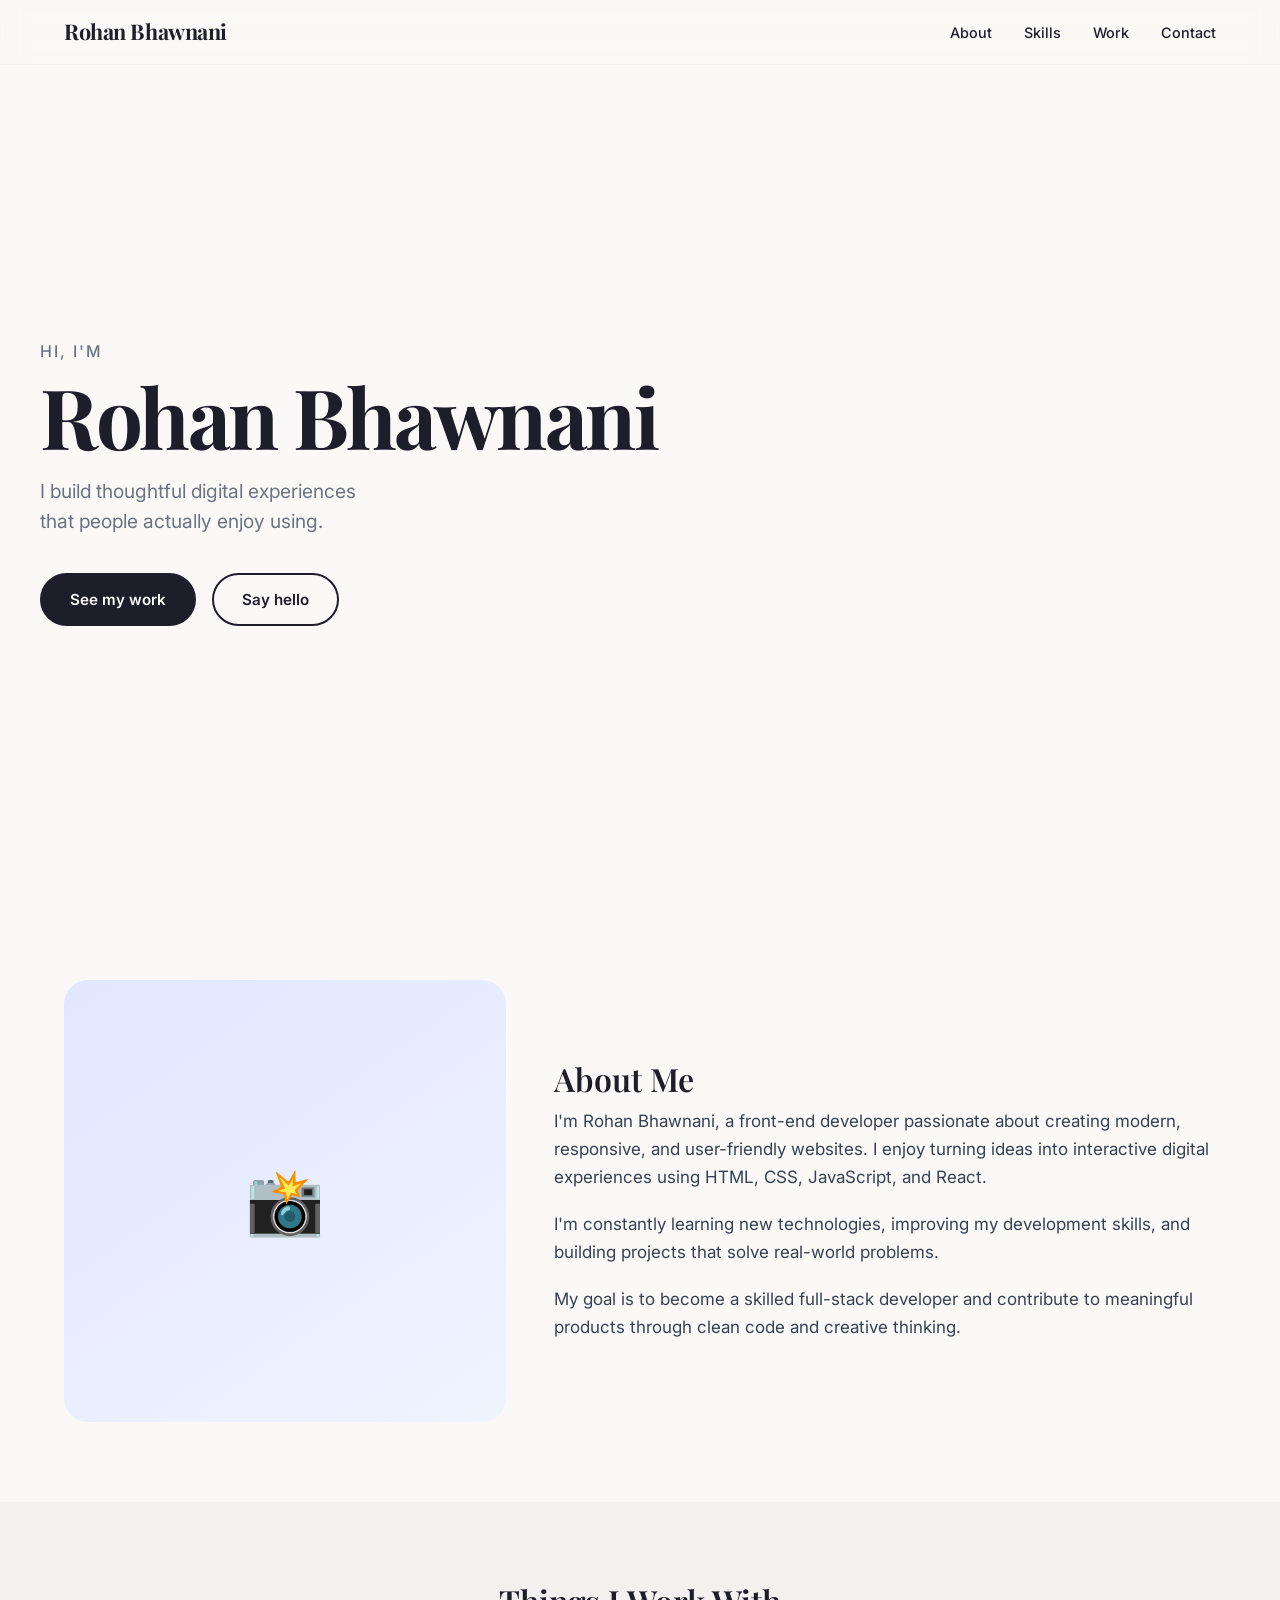
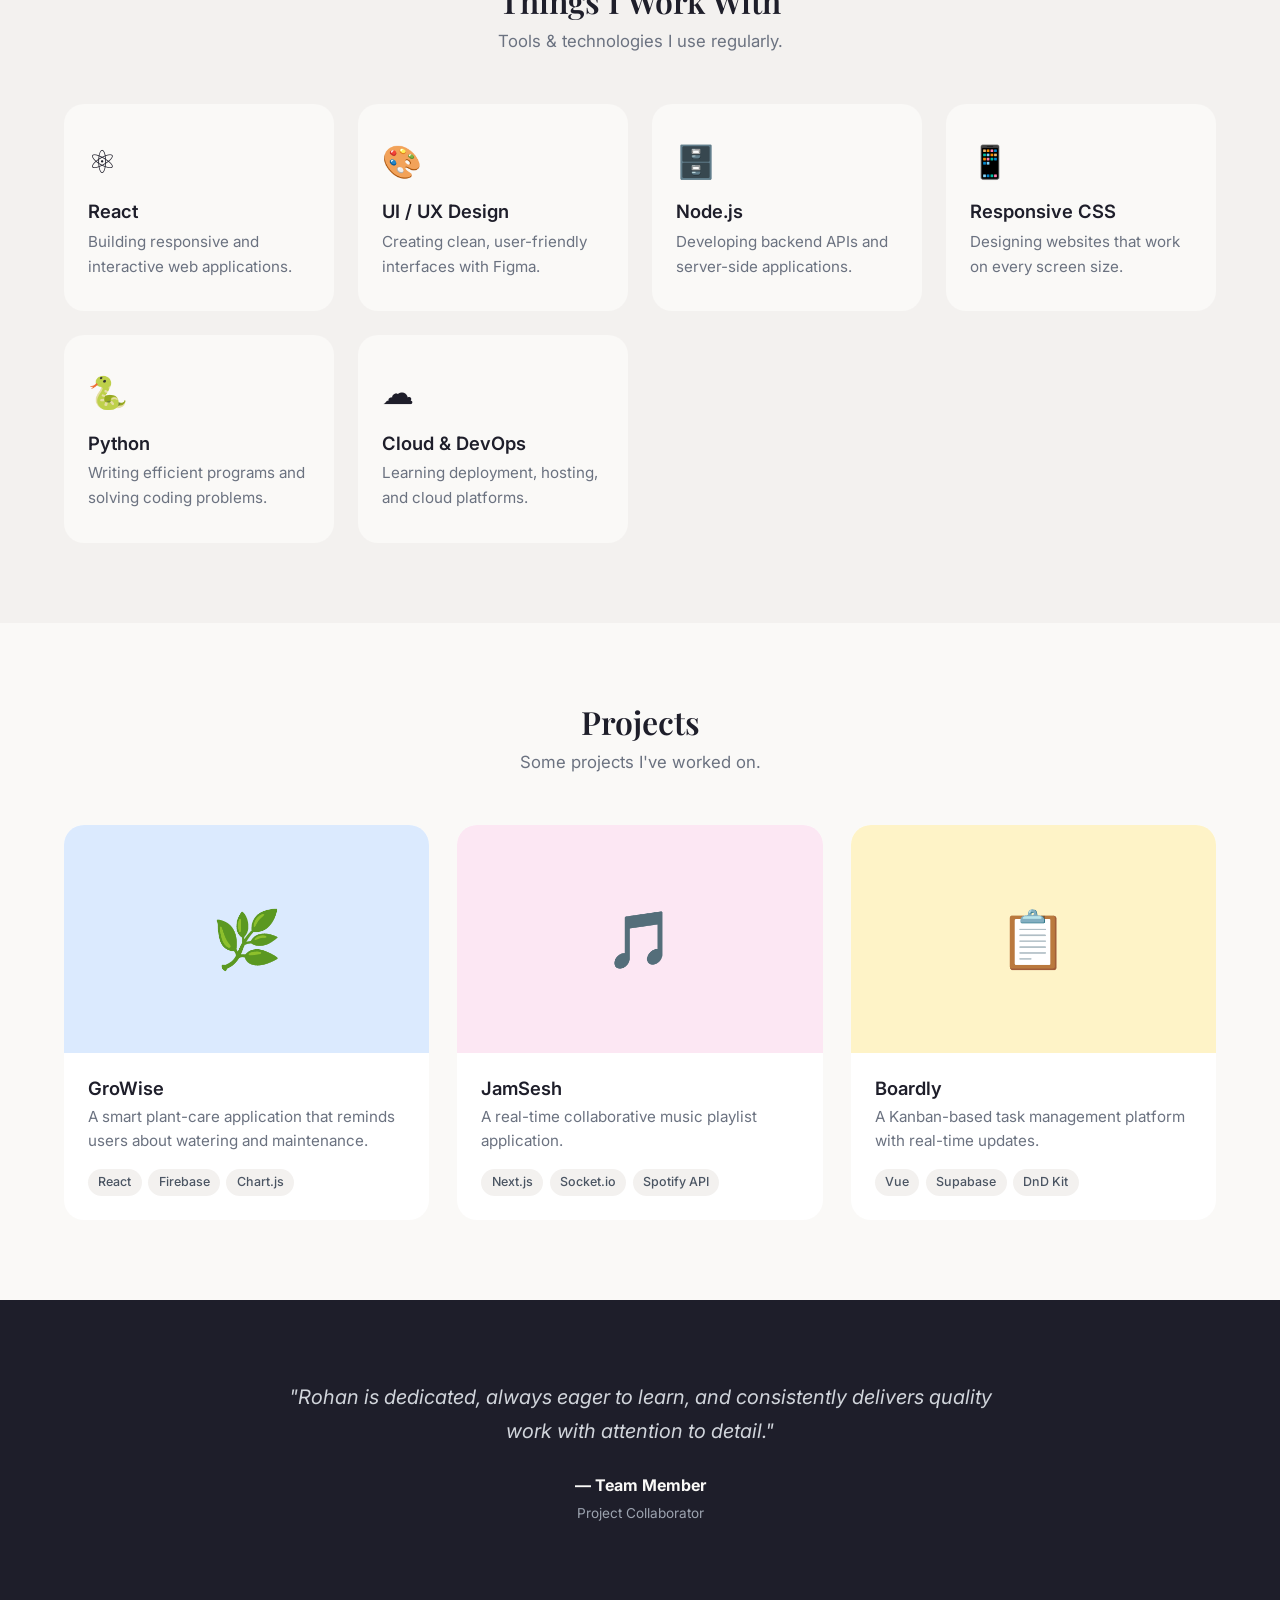
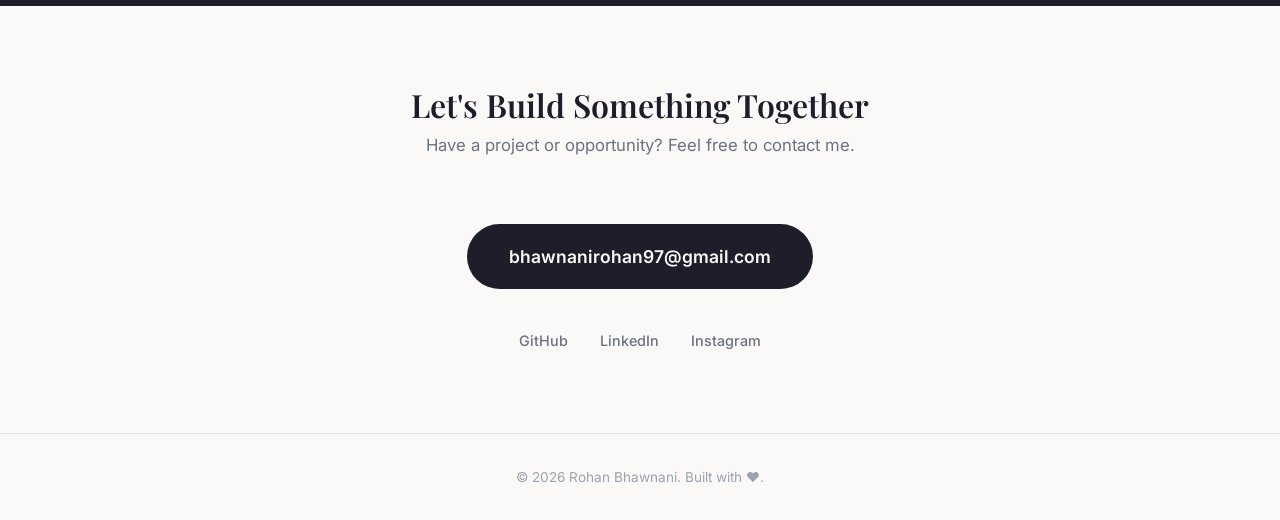
<file: index.html>
<!DOCTYPE html>
<html lang="en">
<head>
  <meta charset="UTF-8" />
  <meta name="viewport" content="width=device-width, initial-scale=1.0" />
  <title>Rohan Bhawnani — Portfolio</title>
  <link rel="stylesheet" href="style.css" />
  <link rel="preconnect" href="https://fonts.googleapis.com" />
  <link href="https://fonts.googleapis.com/css2?family=Inter:opsz,wght@14..32,300..700&family=Playfair+Display:ital,wght@0,400..700;1,400..700&display=swap" rel="stylesheet" />
</head>
<body>

  <header class="header" id="header">
    <div class="container header__inner">
      <a href="#" class="logo">Rohan Bhawnani</a>

      <nav class="nav" id="nav">
        <ul class="nav__list">
          <li><a href="#about" class="nav__link">About</a></li>
          <li><a href="#skills" class="nav__link">Skills</a></li>
          <li><a href="#work" class="nav__link">Work</a></li>
          <li><a href="#contact" class="nav__link">Contact</a></li>
        </ul>
      </nav>

      <button class="hamburger" id="hamburger" aria-label="Menu">
        <span></span>
        <span></span>
        <span></span>
      </button>
    </div>
  </header>

  <section class="hero">
    <div class="container hero__inner">
      <div class="hero__content">
        <p class="hero__greeting">Hi, I'm</p>
        <h1 class="hero__name">Rohan Bhawnani</h1>
        <p class="hero__tagline">
          I build thoughtful digital experiences<br>
          that people actually enjoy using.
        </p>

        <div class="hero__actions">
          <a href="#work" class="btn btn--primary">See my work</a>
          <a href="#contact" class="btn btn--outline">Say hello</a>
        </div>
      </div>
    </div>
  </section>

  <section class="about section" id="about">
    <div class="container">
      <div class="about__grid">
        <div class="about__image">
          <div class="about__image-placeholder">
            <span>📸</span>
          </div>
        </div>

        <div class="about__text">
          <h2 class="section__title">About Me</h2>

          <p>
            I'm Rohan Bhawnani, a front-end developer passionate about creating
            modern, responsive, and user-friendly websites. I enjoy turning ideas
            into interactive digital experiences using HTML, CSS, JavaScript, and React.
          </p>

          <p>
            I'm constantly learning new technologies, improving my development
            skills, and building projects that solve real-world problems.
          </p>

          <p>
            My goal is to become a skilled full-stack developer and contribute to
            meaningful products through clean code and creative thinking.
          </p>
        </div>
      </div>
    </div>
  </section>

  <section class="skills section" id="skills">
    <div class="container">
      <h2 class="section__title section__title--centered">Things I Work With</h2>
      <p class="section__subtitle">
        Tools & technologies I use regularly.
      </p>

      <div class="skills__grid">

        <div class="skill-card">
          <span class="skill-card__icon">⚛️</span>
          <h3 class="skill-card__title">React</h3>
          <p class="skill-card__desc">
            Building responsive and interactive web applications.
          </p>
        </div>

        <div class="skill-card">
          <span class="skill-card__icon">🎨</span>
          <h3 class="skill-card__title">UI / UX Design</h3>
          <p class="skill-card__desc">
            Creating clean, user-friendly interfaces with Figma.
          </p>
        </div>

        <div class="skill-card">
          <span class="skill-card__icon">🗄️</span>
          <h3 class="skill-card__title">Node.js</h3>
          <p class="skill-card__desc">
            Developing backend APIs and server-side applications.
          </p>
        </div>

        <div class="skill-card">
          <span class="skill-card__icon">📱</span>
          <h3 class="skill-card__title">Responsive CSS</h3>
          <p class="skill-card__desc">
            Designing websites that work on every screen size.
          </p>
        </div>

        <div class="skill-card">
          <span class="skill-card__icon">🐍</span>
          <h3 class="skill-card__title">Python</h3>
          <p class="skill-card__desc">
            Writing efficient programs and solving coding problems.
          </p>
        </div>

        <div class="skill-card">
          <span class="skill-card__icon">☁️</span>
          <h3 class="skill-card__title">Cloud & DevOps</h3>
          <p class="skill-card__desc">
            Learning deployment, hosting, and cloud platforms.
          </p>
        </div>

      </div>
    </div>
  </section>

  <section class="work section" id="work">
    <div class="container">
      <h2 class="section__title section__title--centered">Projects</h2>
      <p class="section__subtitle">
        Some projects I've worked on.
      </p>

      <div class="work__grid">

        <article class="work-card">
          <div class="work-card__thumb" style="background:#dbeafe">
            <span>🌿</span>
          </div>

          <div class="work-card__body">
            <h3 class="work-card__title">GroWise</h3>
            <p class="work-card__desc">
              A smart plant-care application that reminds users about watering
              and maintenance.
            </p>

            <div class="work-card__tags">
              <span>React</span>
              <span>Firebase</span>
              <span>Chart.js</span>
            </div>
          </div>
        </article>

        <article class="work-card">
          <div class="work-card__thumb" style="background:#fce7f3">
            <span>🎵</span>
          </div>

          <div class="work-card__body">
            <h3 class="work-card__title">JamSesh</h3>
            <p class="work-card__desc">
              A real-time collaborative music playlist application.
            </p>

            <div class="work-card__tags">
              <span>Next.js</span>
              <span>Socket.io</span>
              <span>Spotify API</span>
            </div>
          </div>
        </article>

        <article class="work-card">
          <div class="work-card__thumb" style="background:#fef3c7">
            <span>📋</span>
          </div>

          <div class="work-card__body">
            <h3 class="work-card__title">Boardly</h3>
            <p class="work-card__desc">
              A Kanban-based task management platform with real-time updates.
            </p>

            <div class="work-card__tags">
              <span>Vue</span>
              <span>Supabase</span>
              <span>DnD Kit</span>
            </div>
          </div>
        </article>

      </div>
    </div>
  </section>

  <section class="testimonial section">
    <div class="container">
      <blockquote class="testimonial__block">
        <p>
          "Rohan is dedicated, always eager to learn, and consistently delivers
          quality work with attention to detail."
        </p>

        <footer>
          <strong>— Team Member</strong>
          <span>Project Collaborator</span>
        </footer>
      </blockquote>
    </div>
  </section>

  <section class="contact section" id="contact">
    <div class="container">
      <div class="contact__inner">
        <h2 class="section__title section__title--centered">
          Let's Build Something Together
        </h2>

        <p class="section__subtitle">
          Have a project or opportunity? Feel free to contact me.
        </p>

        <a href="mailto:bhawnanirohan97@gmail.com" class="btn btn--primary btn--large">
          bhawnanirohan97@gmail.com
        </a>

        <div class="contact__socials">
          <a href="#">GitHub</a>
          <a href="#">LinkedIn</a>
          <a href="#">Instagram</a>
        </div>
      </div>
    </div>
  </section>

  <footer class="footer">
    <div class="container footer__inner">
      <p>&copy; 2026 Rohan Bhawnani. Built with ❤️.</p>
    </div>
  </footer>

  <script>
    const hamburger = document.getElementById("hamburger");
    const nav = document.getElementById("nav");

    hamburger.addEventListener("click", () => {
      nav.classList.toggle("nav--open");
      hamburger.classList.toggle("hamburger--active");
    });

    document.querySelectorAll(".nav__link").forEach((link) => {
      link.addEventListener("click", () => {
        nav.classList.remove("nav--open");
        hamburger.classList.remove("hamburger--active");
      });
    });
  </script>

</body>
</html>
</file>
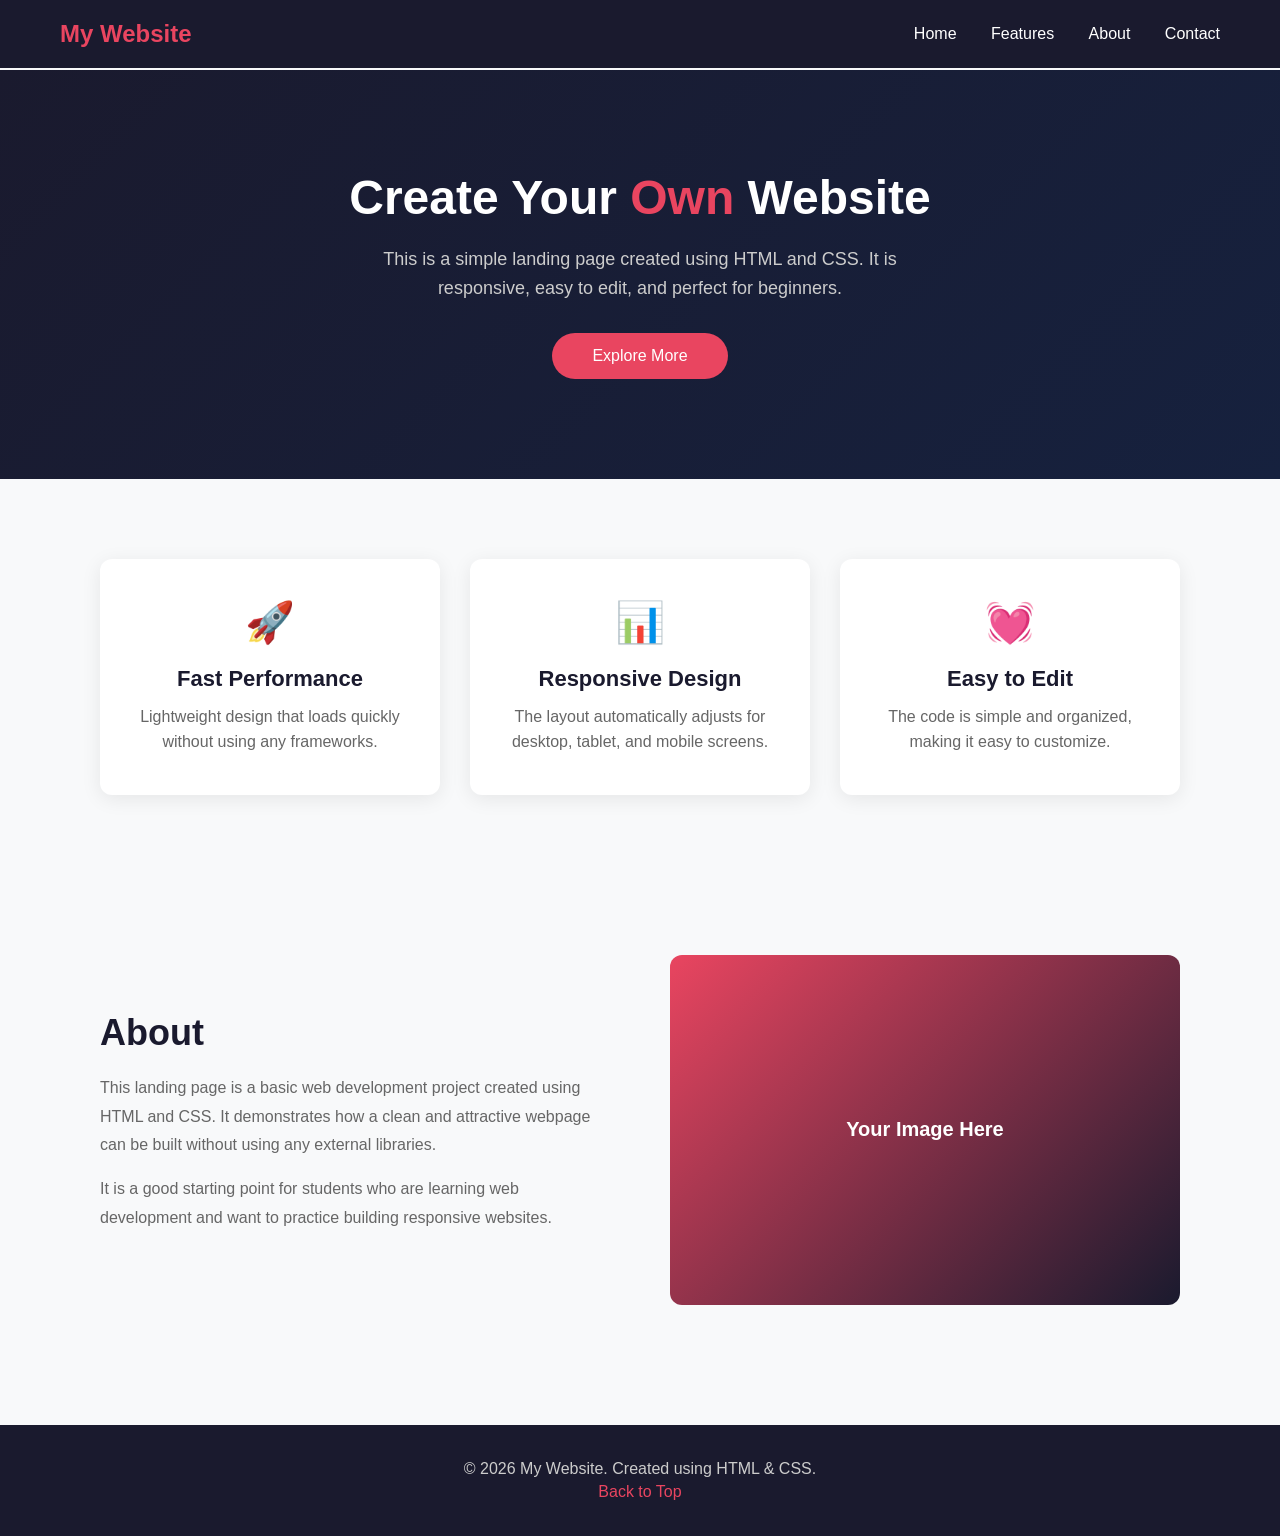
<file: task 2/index.html>
<!DOCTYPE html>
<html lang="en">
<head>
    <meta charset="UTF-8">
    <meta name="viewport" content="width=device-width, initial-scale=1.0">
    <title>Simple Landing Page</title>
    <link rel="stylesheet" href="style.css">
</head>
<body>

    <header class="header">
        <div class="logo">My Website</div>

        <nav>
            <a href="#">Home</a>
            <a href="#">Features</a>
            <a href="#">About</a>
            <a href="#">Contact</a>
        </nav>
    </header>

    <section class="hero">
        <h1>Create Your <span>Own</span> Website</h1>

        <p>
            This is a simple landing page created using HTML and CSS.
            It is responsive, easy to edit, and perfect for beginners.
        </p>

        <a href="#" class="btn">Explore More</a>
    </section>

    <section class="features">

        <div class="col">
            <div class="icon">&#128640;</div>
            <h3>Fast Performance</h3>
            <p>
                Lightweight design that loads quickly without using any frameworks.
            </p>
        </div>

        <div class="col">
            <div class="icon">&#128202;</div>
            <h3>Responsive Design</h3>
            <p>
                The layout automatically adjusts for desktop, tablet, and mobile screens.
            </p>
        </div>

        <div class="col">
            <div class="icon">&#128147;</div>
            <h3>Easy to Edit</h3>
            <p>
                The code is simple and organized, making it easy to customize.
            </p>
        </div>

    </section>

    <section class="about">

        <div class="text">
            <h2>About</h2>

            <p>
                This landing page is a basic web development project created using
                HTML and CSS. It demonstrates how a clean and attractive webpage
                can be built without using any external libraries.
            </p>

            <p>
                It is a good starting point for students who are learning web
                development and want to practice building responsive websites.
            </p>
        </div>

        <div class="img-placeholder">
            Your Image Here
        </div>

    </section>

    <footer class="footer">
        <p>&copy; 2026 My Website. Created using HTML &amp; CSS.</p>
        <p><a href="#">Back to Top</a></p>
    </footer>

</body>
</html>
</file>
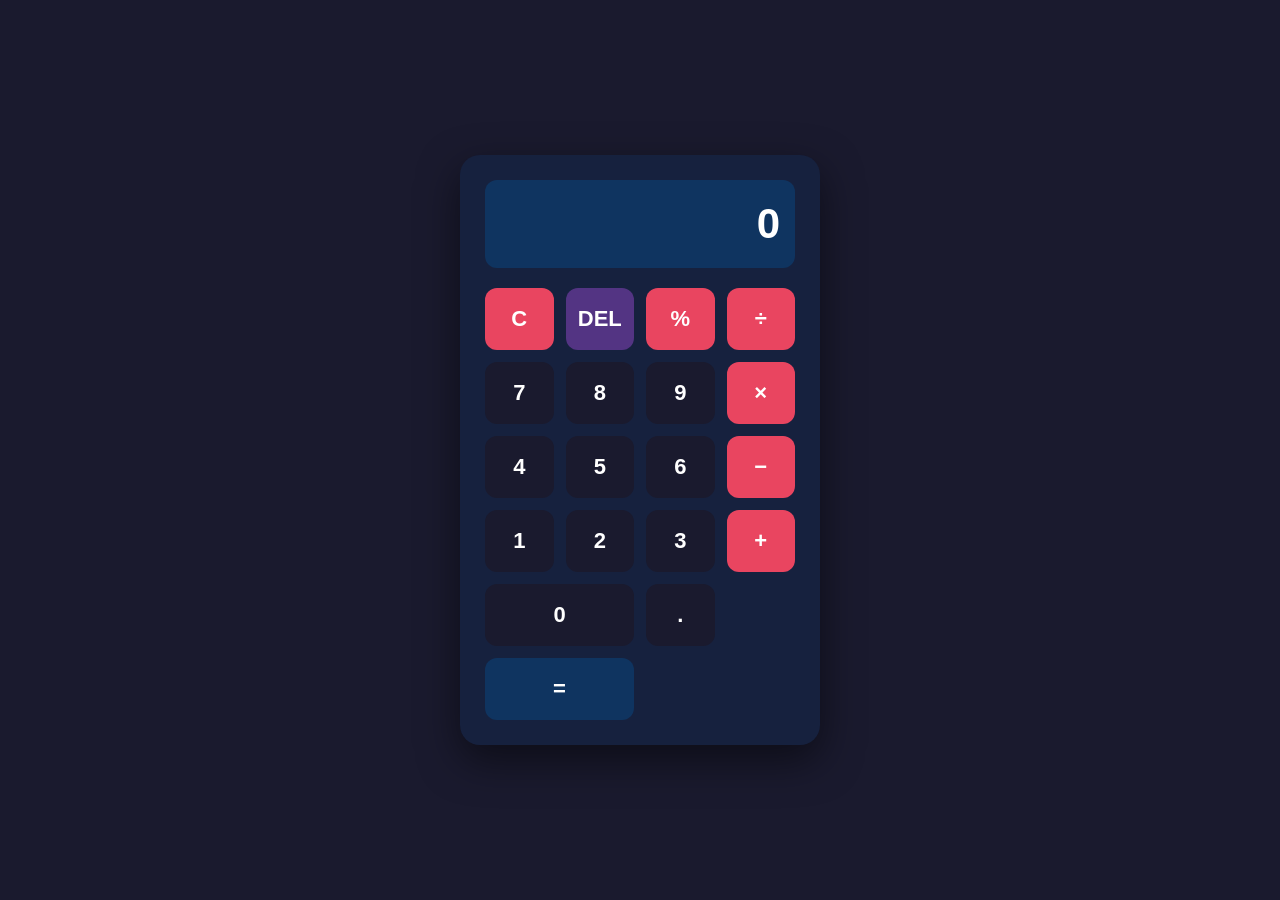
<file: task 3/index.html>
<!DOCTYPE html>
<html lang="en">
<head>
    <meta charset="UTF-8">
    <meta name="viewport" content="width=device-width, initial-scale=1.0">
    <title>Calculator</title>
    <link rel="stylesheet" href="style.css">
</head>
<body>

    <div class="calculator">
        <div class="display" id="display">0</div>

        <div class="buttons">
            <button class="btn clear" data-action="clear">C</button>
            <button class="btn del" data-action="delete">DEL</button>
            <button class="btn operator" data-action="operator" data-value="%">%</button>
            <button class="btn operator" data-action="operator" data-value="/">÷</button>

            <button class="btn number" data-action="number" data-value="7">7</button>
            <button class="btn number" data-action="number" data-value="8">8</button>
            <button class="btn number" data-action="number" data-value="9">9</button>
            <button class="btn operator" data-action="operator" data-value="*">×</button>

            <button class="btn number" data-action="number" data-value="4">4</button>
            <button class="btn number" data-action="number" data-value="5">5</button>
            <button class="btn number" data-action="number" data-value="6">6</button>
            <button class="btn operator" data-action="operator" data-value="-">−</button>

            <button class="btn number" data-action="number" data-value="1">1</button>
            <button class="btn number" data-action="number" data-value="2">2</button>
            <button class="btn number" data-action="number" data-value="3">3</button>
            <button class="btn operator" data-action="operator" data-value="+">+</button>

            <button class="btn number zero" data-action="number" data-value="0">0</button>
            <button class="btn number" data-action="number" data-value=".">.</button>
            <button class="btn equals" data-action="equals">=</button>
        </div>
    </div>

    <script src="script.js"></script>

</body>
</html>
</file>
<file: style.css>
*,
*::before,
*::after{
    margin:0;
    padding:0;
    box-sizing:border-box;
}

html{
    scroll-behavior:smooth;
    scroll-padding-top:4.5rem;
}

body{
    font-family:"Inter",system-ui,-apple-system,sans-serif;
    font-size:1.0625rem;
    font-weight:400;
    line-height:1.65;
    color:#1e1e2a;
    background:#faf9f7;
    -webkit-font-smoothing:antialiased;
}

img{
    max-width:100%;
    display:block;
}

a{
    text-decoration:none;
    color:inherit;
}

ul{
    list-style:none;
}

.container{
    width:90%;
    max-width:75rem;
    margin:auto;
}

h1,
h2,
h3{
    font-family:"Playfair Display",Georgia,serif;
    font-weight:600;
    line-height:1.2;
}

.section{
    padding:5rem 0;
}

.section__title{
    font-size:2rem;
    color:#1e1e2a;
    margin-bottom:.5rem;
}

.section__title--centered{
    text-align:center;
}

.section__subtitle{
    text-align:center;
    color:#6b7280;
    margin-bottom:3rem;
    font-size:1.05rem;
}

.btn{
    display:inline-block;
    padding:.75rem 1.75rem;
    border-radius:999px;
    border:2px solid transparent;
    cursor:pointer;
    font-size:.95rem;
    font-weight:600;
    transition:.25s;
}

.btn--primary{
    background:#1e1e2a;
    color:#faf9f7;
}

.btn--primary:hover{
    background:#3b3b4f;
    transform:translateY(-2px);
}

.btn--outline{
    background:transparent;
    border-color:#1e1e2a;
    color:#1e1e2a;
}

.btn--outline:hover{
    background:#1e1e2a;
    color:#faf9f7;
    transform:translateY(-2px);
}

.btn--large{
    padding:1rem 2.5rem;
    font-size:1.1rem;
}

.header{
    position:fixed;
    top:0;
    left:0;
    width:100%;
    background:rgba(250,249,247,.85);
    backdrop-filter:blur(12px);
    -webkit-backdrop-filter:blur(12px);
    border-bottom:1px solid rgba(0,0,0,.04);
    z-index:100;
}

.header__inner{
    display:flex;
    align-items:center;
    justify-content:space-between;
    height:4rem;
}

.logo{
    font-family:"Playfair Display",Georgia,serif;
    font-size:1.35rem;
    font-weight:700;
    letter-spacing:-.02em;
}

.nav__list{
    display:flex;
    gap:2rem;
}

.nav__link{
    position:relative;
    font-size:.9rem;
    font-weight:500;
    padding-bottom:2px;
}

.nav__link::after{
    content:"";
    position:absolute;
    left:0;
    bottom:0;
    width:0;
    height:2px;
    background:#1e1e2a;
    transition:.3s;
}

.nav__link:hover::after{
    width:100%;
}

.hamburger{
    display:none;
    flex-direction:column;
    gap:5px;
    background:none;
    border:none;
    cursor:pointer;
    padding:4px;
}

.hamburger span{
    width:24px;
    height:2px;
    background:#1e1e2a;
    border-radius:2px;
    display:block;
    transition:.3s;
}

.hamburger--active span:nth-child(1){
    transform:rotate(45deg) translate(5px,5px);
}

.hamburger--active span:nth-child(2){
    opacity:0;
}

.hamburger--active span:nth-child(3){
    transform:rotate(-45deg) translate(5px,-5px);
}

.hero{
    min-height:100vh;
    display:flex;
    align-items:center;
    padding-top:4rem;
}

.hero__inner{
    width:100%;
}

.hero__greeting{
    font-size:1rem;
    font-weight:500;
    text-transform:uppercase;
    letter-spacing:.12em;
    color:#6b7280;
    margin-bottom:.5rem;
}

.hero__name{
    font-size:clamp(2.8rem,8vw,5.2rem);
    font-weight:700;
    line-height:1.05;
    letter-spacing:-.03em;
    margin-bottom:1rem;
}

.hero__tagline{
    max-width:34rem;
    color:#6b7280;
    font-size:1.2rem;
    line-height:1.6;
    margin-bottom:2.25rem;
}

.hero__actions{
    display:flex;
    gap:1rem;
    flex-wrap:wrap;
}

.about__grid{
    display:grid;
    grid-template-columns:1fr 1.5fr;
    gap:3rem;
    align-items:center;
}

.about__image-placeholder{
    width:100%;
    aspect-ratio:1;
    background:linear-gradient(145deg,#e0e7ff,#f0f4ff);
    border-radius:1.5rem;
    display:flex;
    align-items:center;
    justify-content:center;
    font-size:4rem;
}

.about__text p{
    margin-bottom:1.2rem;
    color:#374151;
}

.about__text p:last-child{
    margin-bottom:0;
}

.skills{
    background:#f3f1ef;
}

.skills__grid{
    display:grid;
    grid-template-columns:repeat(auto-fit,minmax(16rem,1fr));
    gap:1.5rem;
}

.skill-card{
    background:#faf9f7;
    padding:2rem 1.5rem;
    border-radius:1.25rem;
    transition:.3s;
}

.skill-card:hover{
    transform:translateY(-4px);
    box-shadow:0 12px 32px rgba(0,0,0,.06);
}

.skill-card__icon{
    display:block;
    font-size:2rem;
    margin-bottom:.75rem;
}

.skill-card__title{
    font-family:"Inter",sans-serif;
    font-size:1.15rem;
    font-weight:600;
    margin-bottom:.4rem;
}

.skill-card__desc{
    color:#6b7280;
    font-size:.95rem;
}

.work__grid{
    display:grid;
    grid-template-columns:repeat(auto-fit,minmax(18rem,1fr));
    gap:1.75rem;
}

.work-card{
    background:#fff;
    border-radius:1.25rem;
    overflow:hidden;
    transition:.3s;
}

.work-card:hover{
    transform:translateY(-5px);
    box-shadow:0 16px 40px rgba(0,0,0,.07);
}

.work-card__thumb{
    aspect-ratio:16/10;
    display:flex;
    justify-content:center;
    align-items:center;
    font-size:3.5rem;
}

.work-card__body{
    padding:1.5rem;
}

.work-card__title{
    font-family:"Inter",sans-serif;
    font-size:1.15rem;
    font-weight:600;
    margin-bottom:.4rem;
}

.work-card__desc{
    color:#6b7280;
    font-size:.95rem;
    line-height:1.55;
    margin-bottom:1rem;
}

.work-card__tags{
    display:flex;
    flex-wrap:wrap;
    gap:.4rem;
}

.work-card__tags span{
    background:#f3f1ef;
    color:#4b5563;
    font-size:.78rem;
    font-weight:500;
    padding:.2rem .65rem;
    border-radius:999px;
}

.testimonial{
    background:#1e1e2a;
    color:#faf9f7;
}

.testimonial__block{
    max-width:44rem;
    margin:auto;
    text-align:center;
}

.testimonial__block p{
    color:#d1d5db;
    font-size:1.25rem;
    font-style:italic;
    line-height:1.7;
    margin-bottom:1.5rem;
}

.testimonial__block footer strong{
    display:block;
    color:#faf9f7;
    font-size:1rem;
}

.testimonial__block footer span{
    color:#9ca3af;
    font-size:.85rem;
}

.contact__inner{
    text-align:center;
}

.contact__inner .btn--large{
    margin-top:1rem;
}

.contact__socials{
    display:flex;
    justify-content:center;
    flex-wrap:wrap;
    gap:2rem;
    margin-top:2.5rem;
}

.contact__socials a{
    color:#6b7280;
    font-size:.9rem;
    font-weight:500;
    transition:.2s;
}

.contact__socials a:hover{
    color:#1e1e2a;
}

.footer{
    border-top:1px solid #e5e3df;
    padding:2rem 0;
}

.footer__inner{
    display:flex;
    justify-content:center;
    color:#9ca3af;
    font-size:.85rem;
}

@media(max-width:768px){

    .header__inner{
        height:3.5rem;
    }

    .hamburger{
        display:flex;
    }

    .nav{
        position:fixed;
        top:3.5rem;
        left:0;
        width:100%;
        background:#faf9f7;
        border-bottom:1px solid #e5e3df;
        padding:1.5rem 0;
        transform:translateY(-120%);
        opacity:0;
        pointer-events:none;
        transition:.35s;
    }

    .nav--open{
        transform:translateY(0);
        opacity:1;
        pointer-events:auto;
    }

    .nav__list{
        flex-direction:column;
        align-items:center;
        gap:1.25rem;
    }

    .about__grid{
        grid-template-columns:1fr;
        gap:2rem;
    }

    .about__image-placeholder{
        max-width:16rem;
        margin:auto;
    }

    .skills__grid,
    .work__grid{
        grid-template-columns:1fr;
    }

    .hero__actions{
        flex-direction:column;
        align-items:flex-start;
    }

    .section{
        padding:3.5rem 0;
    }
}

@media(max-width:480px){

    .hero__name{
        font-size:2.4rem;
    }

    .hero__tagline{
        font-size:1rem;
    }
}
</file>
<file: task 2/style.css>
*{
    margin:0;
    padding:0;
    box-sizing:border-box;
    font-family:'Segoe UI', Tahoma, Geneva, Verdana, sans-serif;
}

body{
    background:#f8f9fa;
}

.header{
    width:100%;
    position:fixed;
    top:0;
    display:flex;
    justify-content:space-between;
    align-items:center;
    padding:20px 60px;
    background:#1a1a2e;
    color:#fff;
    z-index:100;
}

.logo{
    font-size:24px;
    font-weight:bold;
    color:#e94560;
}

.header nav a{
    text-decoration:none;
    color:#fff;
    margin-left:30px;
    font-size:16px;
    transition:.3s;
}

.header nav a:hover{
    color:#e94560;
}

.hero{
    margin-top:70px;
    padding:100px 60px;
    text-align:center;
    background:linear-gradient(135deg,#1a1a2e,#16213e);
    color:#fff;
}

.hero h1{
    font-size:48px;
    margin-bottom:20px;
}

.hero h1 span{
    color:#e94560;
}

.hero p{
    max-width:600px;
    margin:0 auto 30px;
    color:#ccc;
    font-size:18px;
    line-height:1.6;
}

.btn{
    display:inline-block;
    padding:14px 40px;
    background:#e94560;
    color:#fff;
    text-decoration:none;
    border-radius:30px;
    transition:.3s;
}

.btn:hover{
    background:#c73650;
}

.features{
    max-width:1200px;
    margin:auto;
    padding:80px 60px;
    display:flex;
    gap:30px;
}

.col{
    flex:1;
    background:#fff;
    padding:40px 30px;
    border-radius:12px;
    text-align:center;
    box-shadow:0 4px 20px rgba(0,0,0,.08);
    transition:.3s;
}

.col:hover{
    transform:translateY(-8px);
}

.icon{
    font-size:40px;
    margin-bottom:20px;
}

.col h3{
    font-size:22px;
    color:#1a1a2e;
    margin-bottom:12px;
}

.col p{
    color:#666;
    line-height:1.6;
}

.about{
    max-width:1200px;
    margin:auto;
    padding:80px 60px;
    display:flex;
    align-items:center;
    gap:60px;
}

.text{
    flex:1;
}

.text h2{
    font-size:36px;
    color:#1a1a2e;
    margin-bottom:20px;
}

.text p{
    color:#666;
    line-height:1.8;
    margin-bottom:15px;
}

.img-placeholder{
    flex:1;
    height:350px;
    display:flex;
    justify-content:center;
    align-items:center;
    background:linear-gradient(135deg,#e94560,#1a1a2e);
    color:#fff;
    border-radius:12px;
    font-size:20px;
    font-weight:600;
}

.footer{
    margin-top:40px;
    padding:30px 60px;
    text-align:center;
    background:#1a1a2e;
    color:#ccc;
}

.footer p{
    margin:5px 0;
}

.footer a{
    color:#e94560;
    text-decoration:none;
}

@media(max-width:768px){

    .header{
        flex-direction:column;
        padding:15px 20px;
        gap:10px;
    }

    .header nav a{
        margin:0 10px;
    }

    .hero{
        padding:80px 20px;
    }

    .hero h1{
        font-size:32px;
    }

    .features{
        flex-direction:column;
        padding:50px 20px;
    }

    .about{
        flex-direction:column;
        gap:30px;
        padding:50px 20px;
    }

    .img-placeholder{
        width:100%;
        height:250px;
    }

}
</file>
<file: task 3/style.css>
* {
    margin: 0;
    padding: 0;
    box-sizing: border-box;
}

body {
    font-family: 'Segoe UI', Tahoma, Geneva, Verdana, sans-serif;
    background: #1a1a2e;
    display: flex;
    justify-content: center;
    align-items: center;
    min-height: 100vh;
}

.calculator {
    background: #16213e;
    border-radius: 20px;
    padding: 25px;
    box-shadow: 0 15px 40px rgba(0, 0, 0, 0.5);
    width: 360px;
}

.display {
    background: #0f3460;
    color: #ffffff;
    font-size: 42px;
    font-weight: 700;
    text-align: right;
    padding: 20px 15px;
    border-radius: 12px;
    margin-bottom: 20px;
    min-height: 85px;
    overflow: hidden;
    word-wrap: break-word;
    word-break: break-all;
}

.buttons {
    display: grid;
    grid-template-columns: repeat(4, 1fr);
    gap: 12px;
}

.btn {
    background: #1a1a2e;
    color: #ffffff;
    font-size: 22px;
    font-weight: 600;
    padding: 18px 10px;
    border: none;
    border-radius: 12px;
    cursor: pointer;
    transition: background 0.15s, transform 0.1s;
}

.btn:hover {
    background: #533483;
}

.btn:active {
    transform: scale(0.95);
}

.operator {
    background: #e94560;
}

.operator:hover {
    background: #c73650;
}

.clear {
    background: #e94560;
}

.clear:hover {
    background: #c73650;
}

.del {
    background: #533483;
}

.del:hover {
    background: #6a4c93;
}

.equals {
    background: #0f3460;
    grid-column: span 2;
}

.equals:hover {
    background: #1a4a8a;
}

.zero {
    grid-column: span 2;
}

@media (max-width: 400px) {
    .calculator {
        width: 95%;
        padding: 15px;
    }

    .display {
        font-size: 32px;
        padding: 15px 10px;
        min-height: 65px;
    }

    .btn {
        font-size: 18px;
        padding: 14px 8px;
    }

    .buttons {
        gap: 8px;
    }
}
</file>
